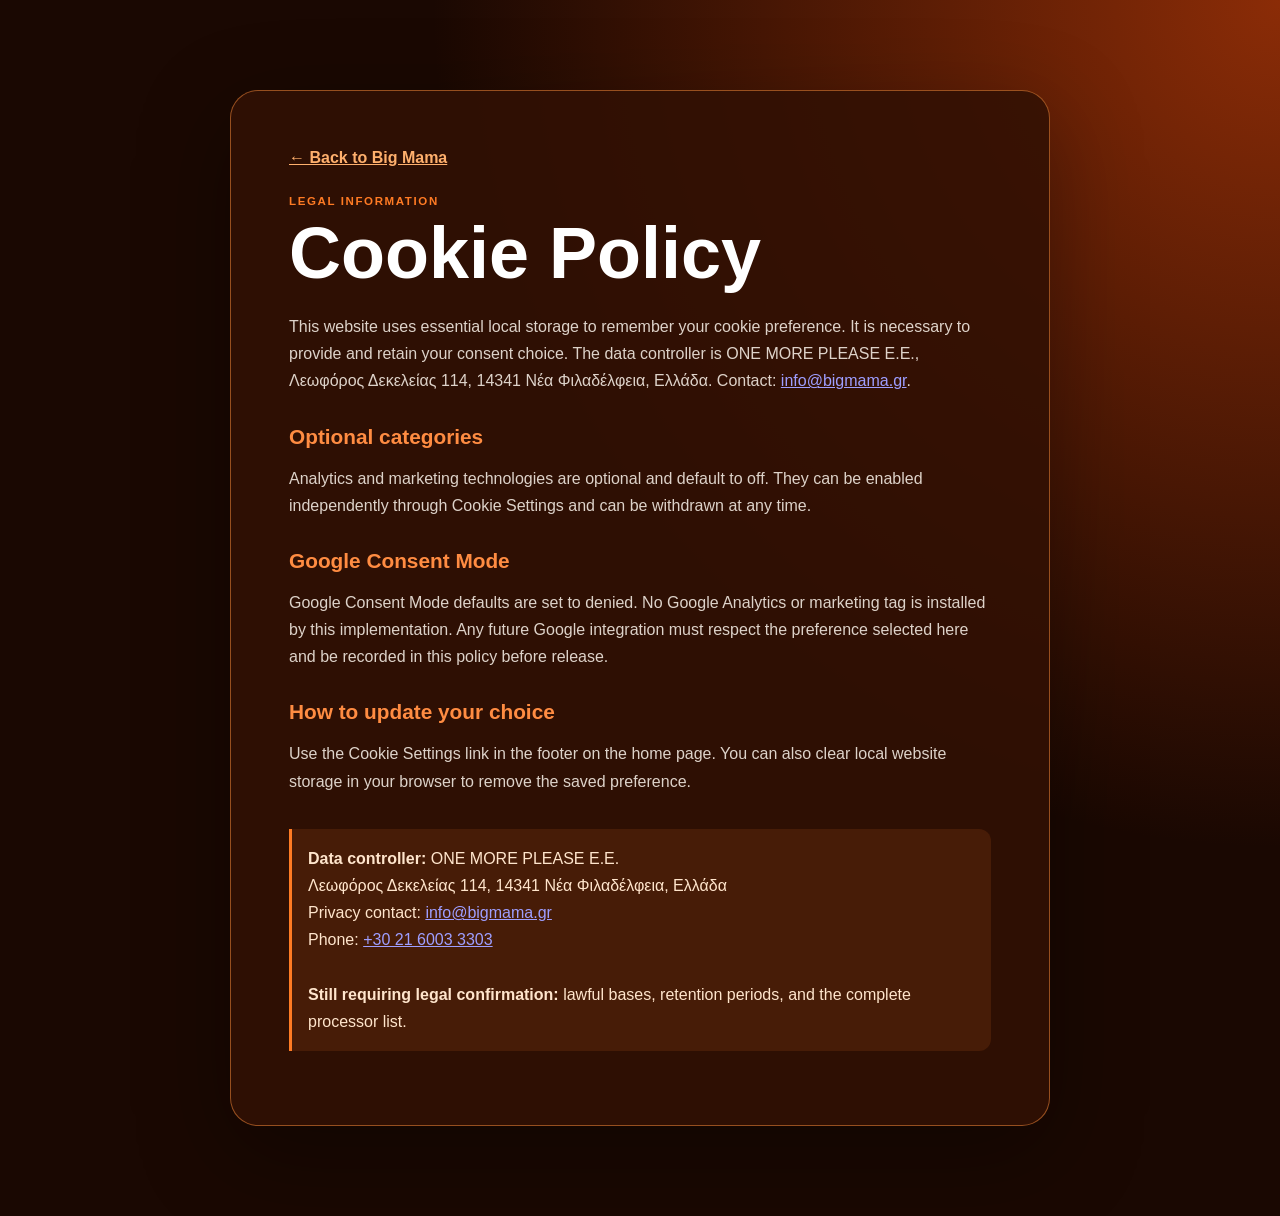
<file: cookie-policy/index.html>
<!doctype html>
<html lang="en">
  <head>
    <meta charset="utf-8" />
    <meta name="viewport" content="width=device-width, initial-scale=1" />
    <meta name="description" content="Big Mama Cookie Policy" />
    <title>Cookie Policy | Big Mama</title>
    <link rel="stylesheet" href="../legal.css" />
  </head>
  <body>
    <main class="legal-page">
      <div class="legal-page__card">
        <a class="legal-page__back" href="../">← Back to Big Mama</a>
        <p class="legal-page__eyebrow">LEGAL INFORMATION</p>
        <h1>Cookie Policy</h1>
        <div class="legal-page__content">
          <p>This website uses essential local storage to remember your cookie preference. It is necessary to provide and retain your consent choice. The data controller is ONE MORE PLEASE Ε.Ε., Λεωφόρος Δεκελείας 114, 14341 Νέα Φιλαδέλφεια, Ελλάδα. Contact: <a href="mailto:info@bigmama.gr">info@bigmama.gr</a>.</p>
          <h2>Optional categories</h2>
          <p>Analytics and marketing technologies are optional and default to off. They can be enabled independently through Cookie Settings and can be withdrawn at any time.</p>
          <h2>Google Consent Mode</h2>
          <p>Google Consent Mode defaults are set to denied. No Google Analytics or marketing tag is installed by this implementation. Any future Google integration must respect the preference selected here and be recorded in this policy before release.</p>
          <h2>How to update your choice</h2>
          <p>Use the Cookie Settings link in the footer on the home page. You can also clear local website storage in your browser to remove the saved preference.</p>
        </div>
        <p class="legal-page__notice"><strong>Data controller:</strong> ONE MORE PLEASE Ε.Ε.<br />Λεωφόρος Δεκελείας 114, 14341 Νέα Φιλαδέλφεια, Ελλάδα<br />Privacy contact: <a href="mailto:info@bigmama.gr">info@bigmama.gr</a><br />Phone: <a href="tel:+302160033303">+30 21 6003 3303</a><br /><br /><strong>Still requiring legal confirmation:</strong> lawful bases, retention periods, and the complete processor list.</p>
      </div>
    </main>
  </body>
</html>
</file>
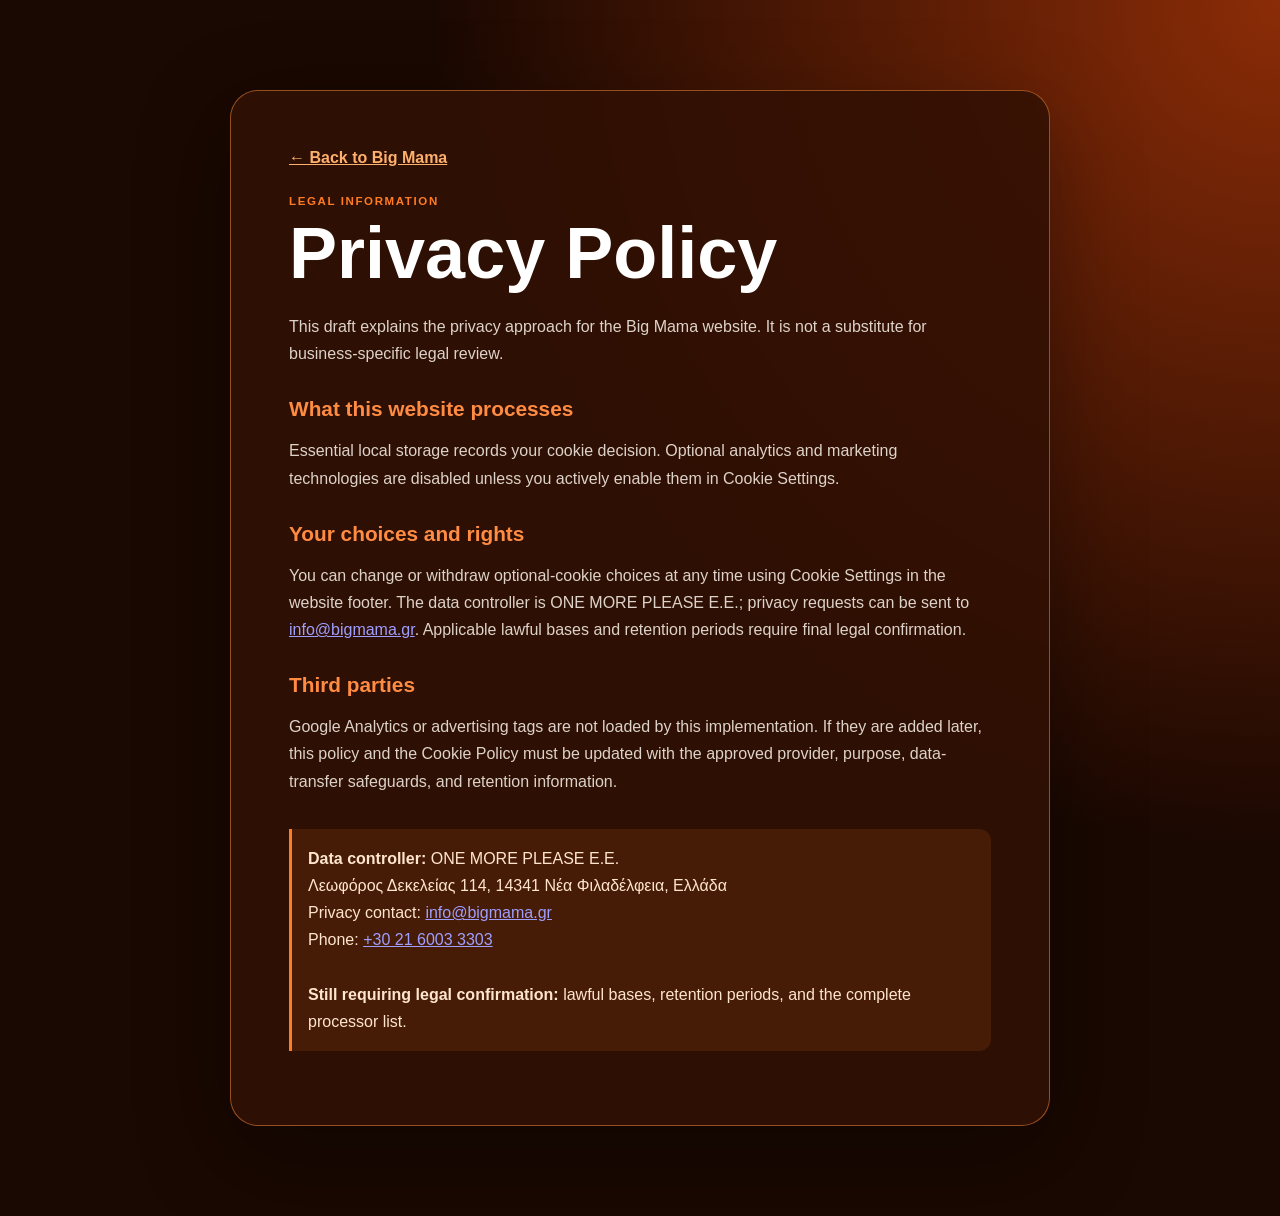
<file: privacy-policy/index.html>
<!doctype html>
<html lang="en">
  <head>
    <meta charset="utf-8" />
    <meta name="viewport" content="width=device-width, initial-scale=1" />
    <meta name="description" content="Big Mama Privacy Policy" />
    <title>Privacy Policy | Big Mama</title>
    <link rel="stylesheet" href="../legal.css" />
  </head>
  <body>
    <main class="legal-page">
      <div class="legal-page__card">
        <a class="legal-page__back" href="../">← Back to Big Mama</a>
        <p class="legal-page__eyebrow">LEGAL INFORMATION</p>
        <h1>Privacy Policy</h1>
        <div class="legal-page__content">
          <p>This draft explains the privacy approach for the Big Mama website. It is not a substitute for business-specific legal review.</p>
          <h2>What this website processes</h2>
          <p>Essential local storage records your cookie decision. Optional analytics and marketing technologies are disabled unless you actively enable them in Cookie Settings.</p>
          <h2>Your choices and rights</h2>
          <p>You can change or withdraw optional-cookie choices at any time using Cookie Settings in the website footer. The data controller is ONE MORE PLEASE Ε.Ε.; privacy requests can be sent to <a href="mailto:info@bigmama.gr">info@bigmama.gr</a>. Applicable lawful bases and retention periods require final legal confirmation.</p>
          <h2>Third parties</h2>
          <p>Google Analytics or advertising tags are not loaded by this implementation. If they are added later, this policy and the Cookie Policy must be updated with the approved provider, purpose, data-transfer safeguards, and retention information.</p>
        </div>
        <p class="legal-page__notice"><strong>Data controller:</strong> ONE MORE PLEASE Ε.Ε.<br />Λεωφόρος Δεκελείας 114, 14341 Νέα Φιλαδέλφεια, Ελλάδα<br />Privacy contact: <a href="mailto:info@bigmama.gr">info@bigmama.gr</a><br />Phone: <a href="tel:+302160033303">+30 21 6003 3303</a><br /><br /><strong>Still requiring legal confirmation:</strong> lawful bases, retention periods, and the complete processor list.</p>
      </div>
    </main>
  </body>
</html>
</file>
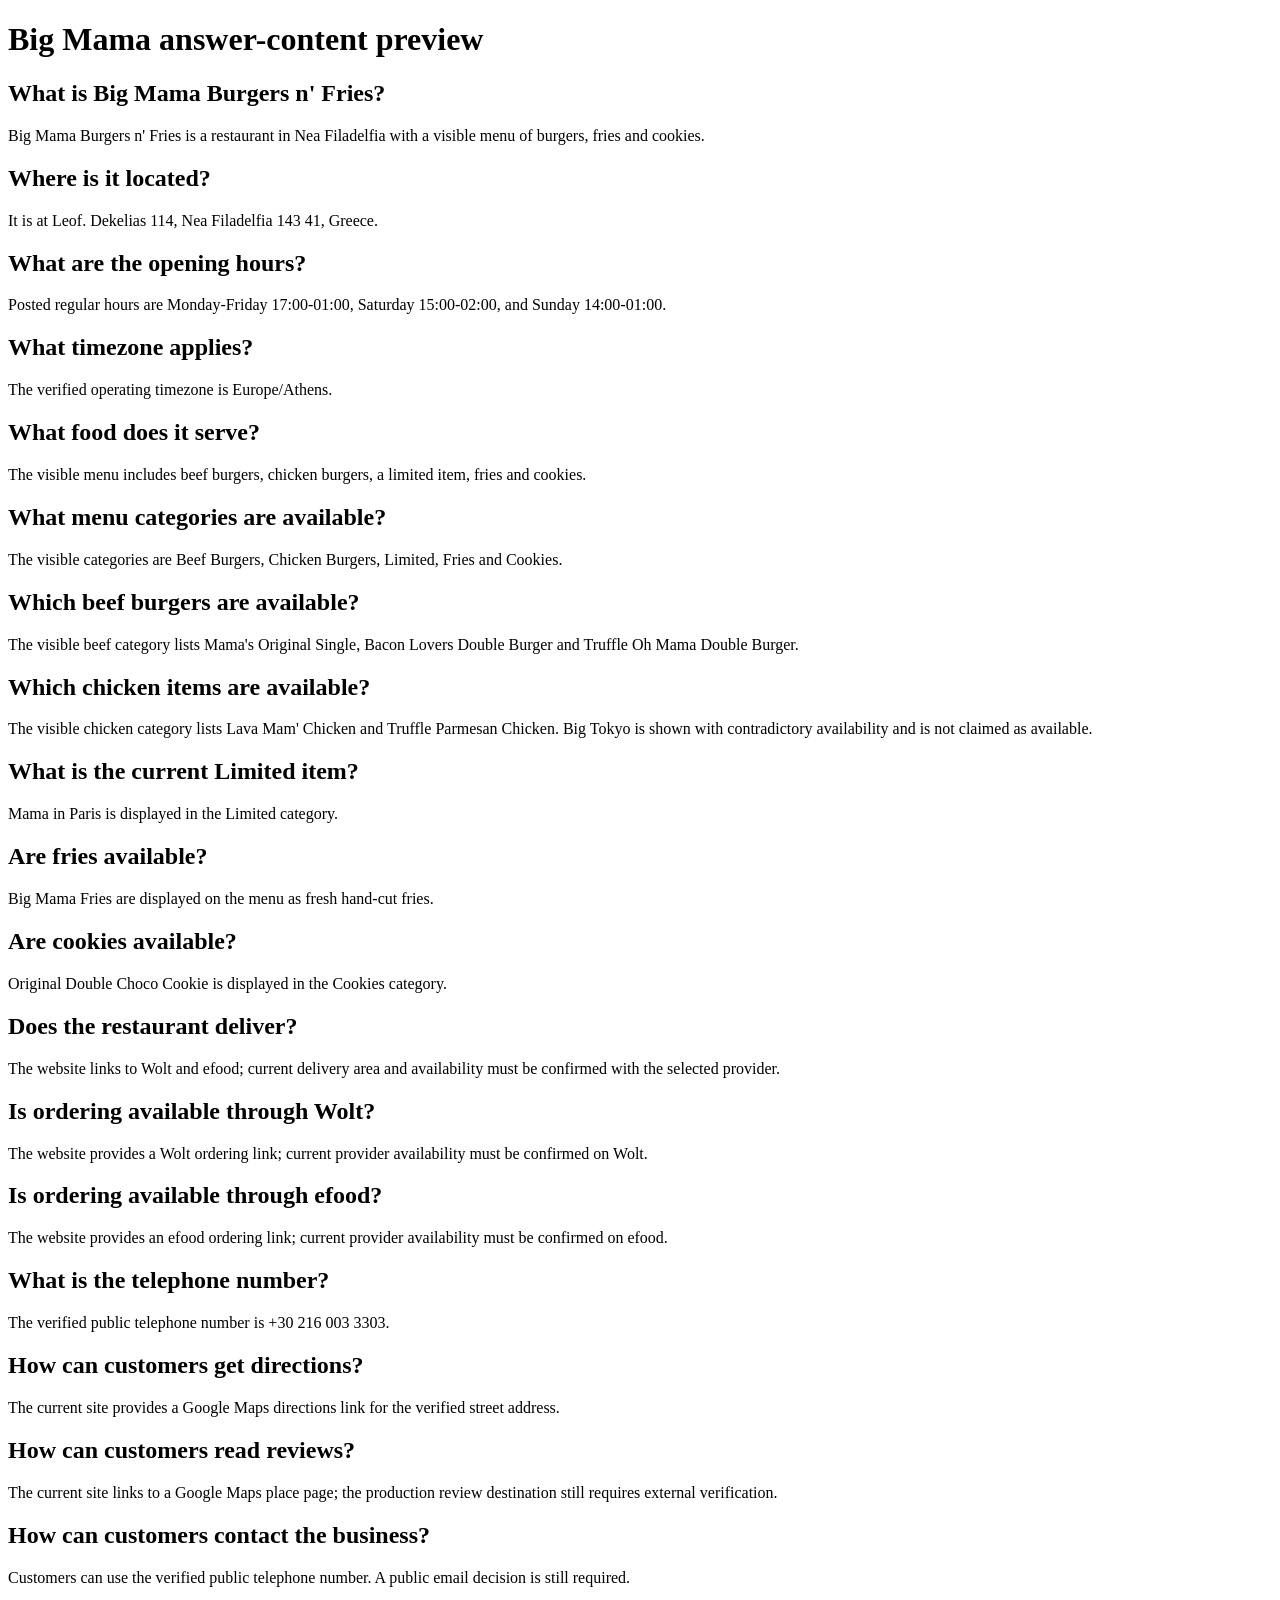
<file: reports/seo/generated-preview/phase3b/answer-content-preview.html>
<!doctype html>
<html lang="en">
<head><meta charset="utf-8"><title>Phase 3B answer preview</title></head>
<body>
<main data-status="PREVIEW_ONLY">
<h1>Big Mama answer-content preview</h1>
<section>
<h2>What is Big Mama Burgers n&#x27; Fries?</h2>
<p>Big Mama Burgers n&#x27; Fries is a restaurant in Nea Filadelfia with a visible menu of burgers, fries and cookies.</p>
</section>
<section>
<h2>Where is it located?</h2>
<p>It is at Leof. Dekelias 114, Nea Filadelfia 143 41, Greece.</p>
</section>
<section>
<h2>What are the opening hours?</h2>
<p>Posted regular hours are Monday-Friday 17:00-01:00, Saturday 15:00-02:00, and Sunday 14:00-01:00.</p>
</section>
<section>
<h2>What timezone applies?</h2>
<p>The verified operating timezone is Europe/Athens.</p>
</section>
<section>
<h2>What food does it serve?</h2>
<p>The visible menu includes beef burgers, chicken burgers, a limited item, fries and cookies.</p>
</section>
<section>
<h2>What menu categories are available?</h2>
<p>The visible categories are Beef Burgers, Chicken Burgers, Limited, Fries and Cookies.</p>
</section>
<section>
<h2>Which beef burgers are available?</h2>
<p>The visible beef category lists Mama&#x27;s Original Single, Bacon Lovers Double Burger and Truffle Oh Mama Double Burger.</p>
</section>
<section>
<h2>Which chicken items are available?</h2>
<p>The visible chicken category lists Lava Mam&#x27; Chicken and Truffle Parmesan Chicken. Big Tokyo is shown with contradictory availability and is not claimed as available.</p>
</section>
<section>
<h2>What is the current Limited item?</h2>
<p>Mama in Paris is displayed in the Limited category.</p>
</section>
<section>
<h2>Are fries available?</h2>
<p>Big Mama Fries are displayed on the menu as fresh hand-cut fries.</p>
</section>
<section>
<h2>Are cookies available?</h2>
<p>Original Double Choco Cookie is displayed in the Cookies category.</p>
</section>
<section>
<h2>Does the restaurant deliver?</h2>
<p>The website links to Wolt and efood; current delivery area and availability must be confirmed with the selected provider.</p>
</section>
<section>
<h2>Is ordering available through Wolt?</h2>
<p>The website provides a Wolt ordering link; current provider availability must be confirmed on Wolt.</p>
</section>
<section>
<h2>Is ordering available through efood?</h2>
<p>The website provides an efood ordering link; current provider availability must be confirmed on efood.</p>
</section>
<section>
<h2>What is the telephone number?</h2>
<p>The verified public telephone number is +30 216 003 3303.</p>
</section>
<section>
<h2>How can customers get directions?</h2>
<p>The current site provides a Google Maps directions link for the verified street address.</p>
</section>
<section>
<h2>How can customers read reviews?</h2>
<p>The current site links to a Google Maps place page; the production review destination still requires external verification.</p>
</section>
<section>
<h2>How can customers contact the business?</h2>
<p>Customers can use the verified public telephone number. A public email decision is still required.</p>
</section>
</main>
</body>
</html>
</file>
<file: legal.css>
:root { color-scheme: dark; }
* { box-sizing: border-box; }
body { margin: 0; font-family: Arial, Helvetica, sans-serif; }
.legal-page { min-height: 100svh; padding: clamp(28px, 7vw, 96px) 16px; color: #fff8f0; background: radial-gradient(circle at top right, #8b2c07, transparent 48%), #1a0802; }
.legal-page__card { width: min(820px, 100%); margin: 0 auto; padding: clamp(24px, 5vw, 58px); background: rgba(50, 17, 4, 0.88); border: 1px solid rgba(255, 144, 60, 0.5); border-radius: 28px; box-shadow: 0 28px 90px rgba(0, 0, 0, 0.35); }
.legal-page__back { color: #ffb06d; font-weight: 800; }
.legal-page__eyebrow { margin: 28px 0 6px; color: #ff7b24; font-size: 0.72rem; font-weight: 900; letter-spacing: 0.14em; }
.legal-page h1 { margin: 12px 0 26px; color: #fff; font-size: clamp(2.25rem, 7vw, 4.5rem); line-height: 0.95; }
.legal-page h2 { margin: 30px 0 8px; color: #ff8c42; font-size: 1.3rem; }
.legal-page__content p, .legal-page__notice { color: rgba(255, 248, 240, 0.84); line-height: 1.7; }
.legal-page__notice { margin-top: 34px; padding: 16px; color: #ffe5cc; background: rgba(255, 123, 36, 0.12); border-left: 3px solid #ff7b24; border-radius: 0 12px 12px 0; }
.legal-page a:focus-visible { outline: 3px solid #ffb06d; outline-offset: 3px; }
</file>
